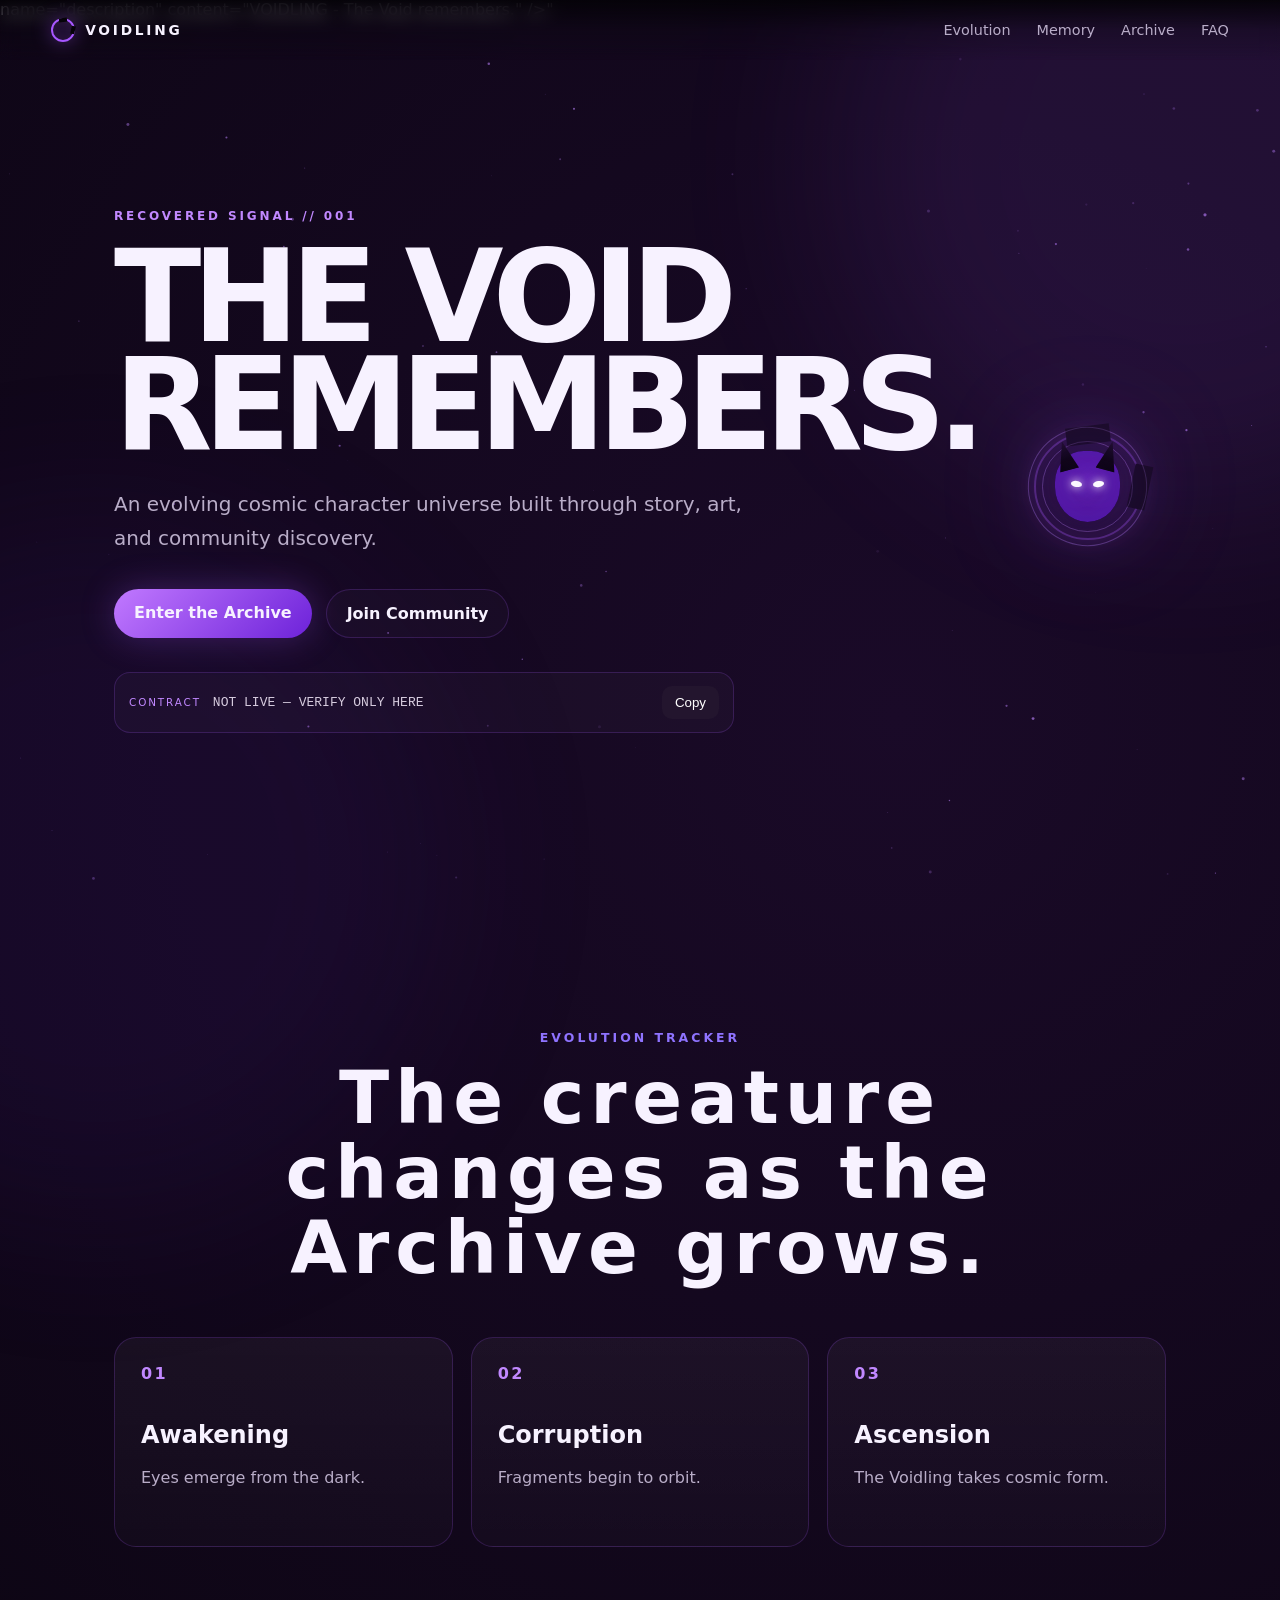
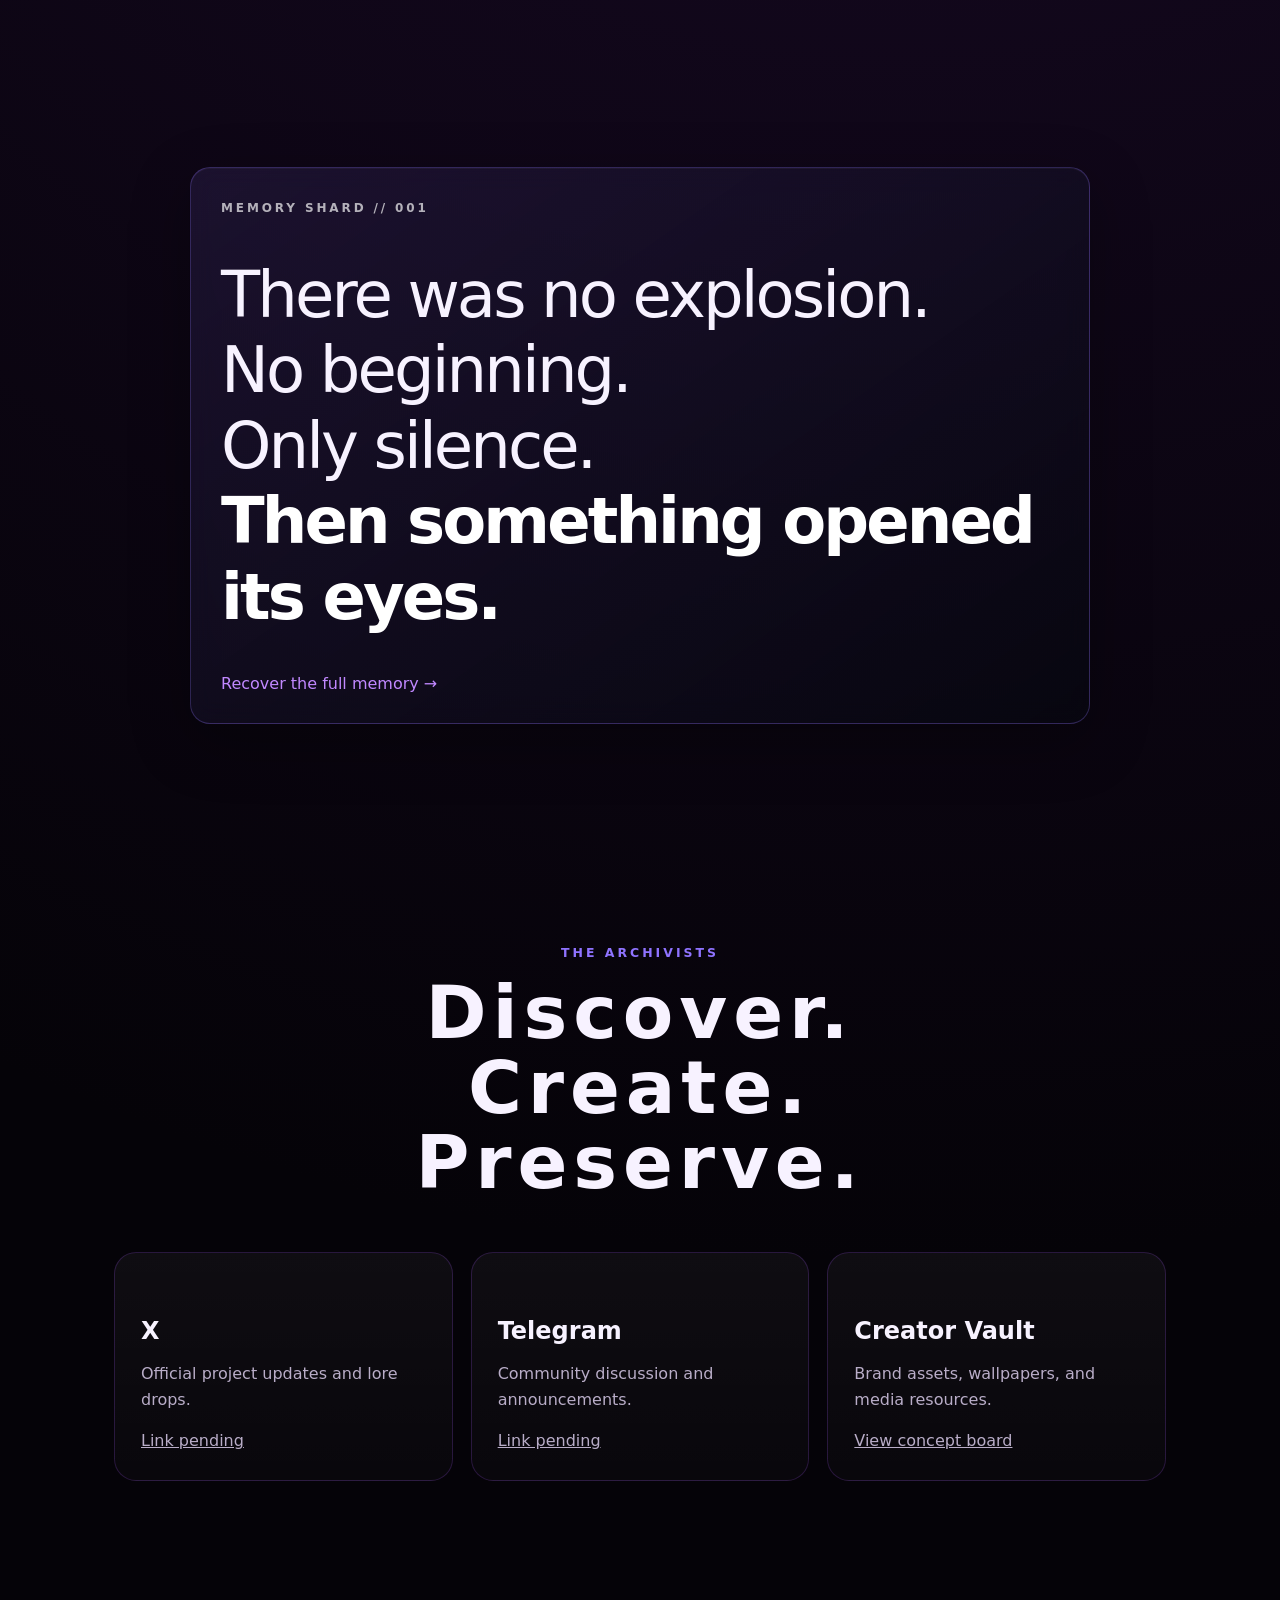
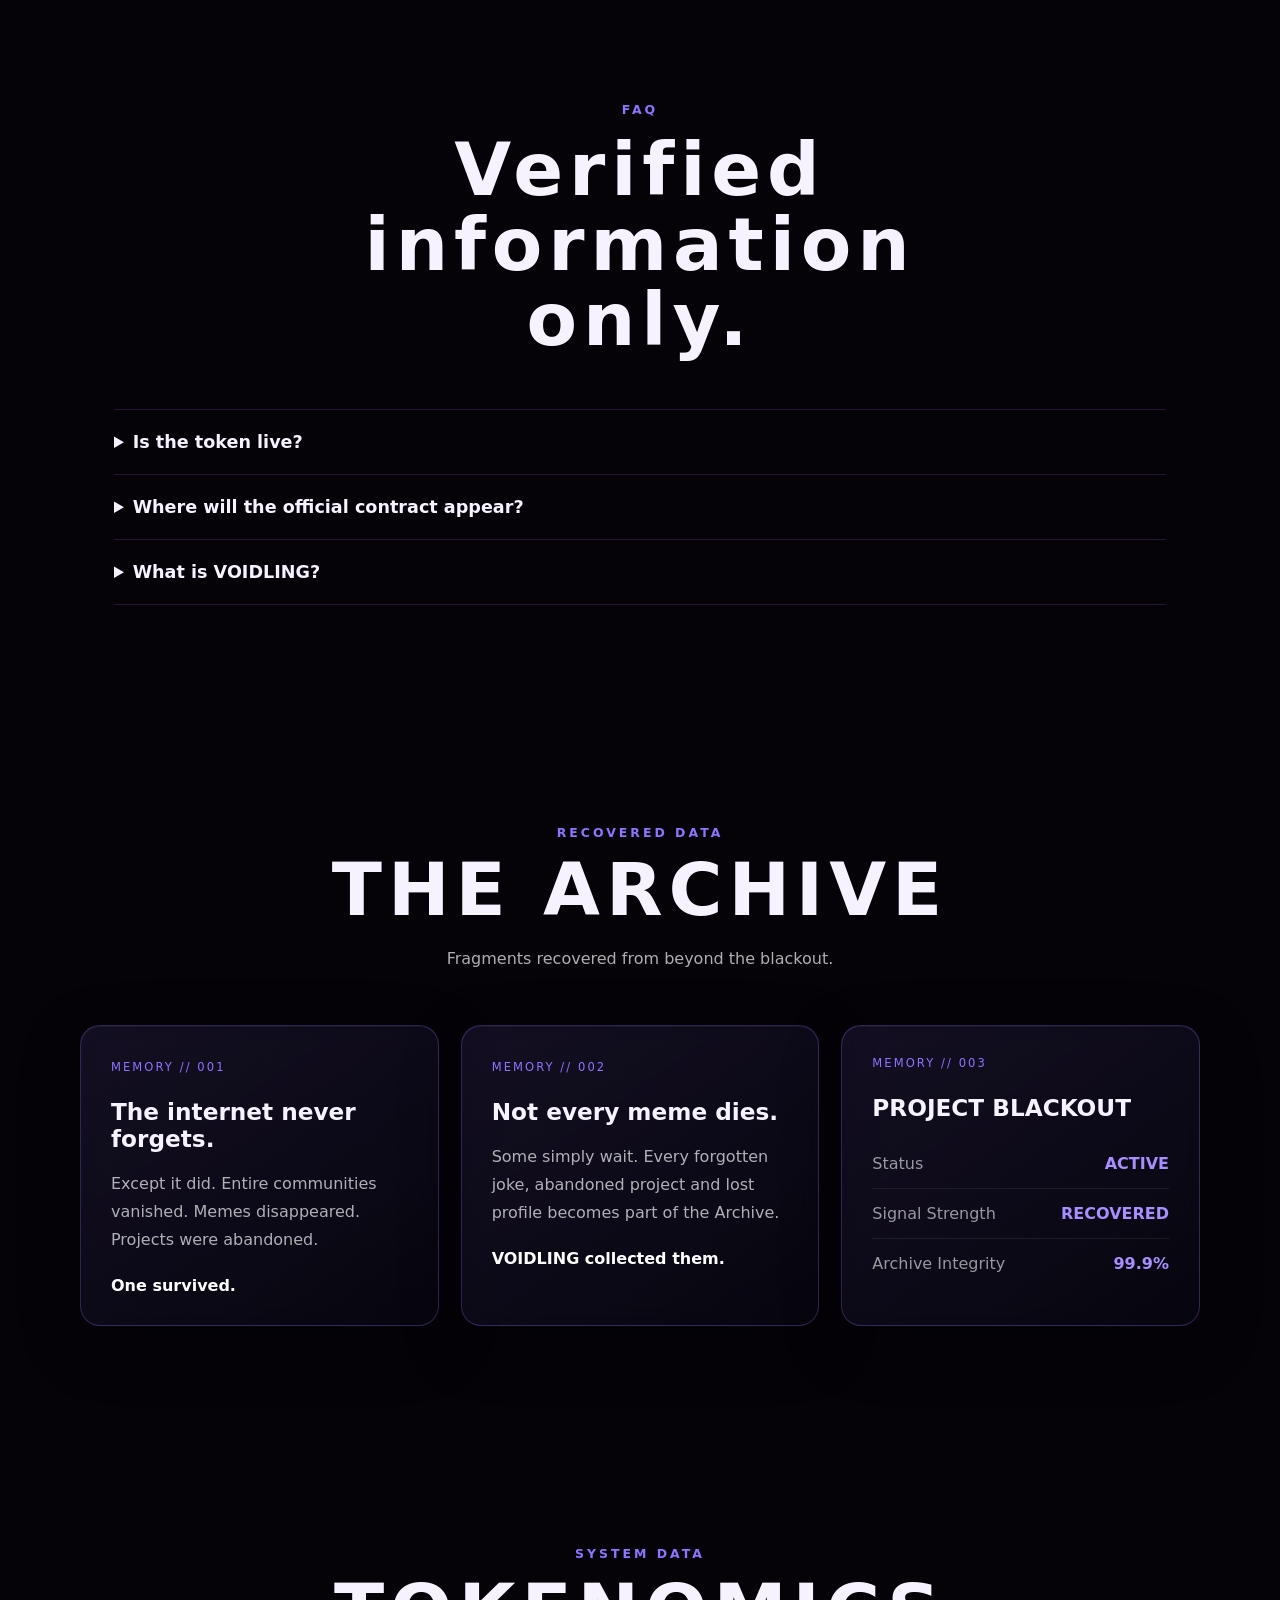
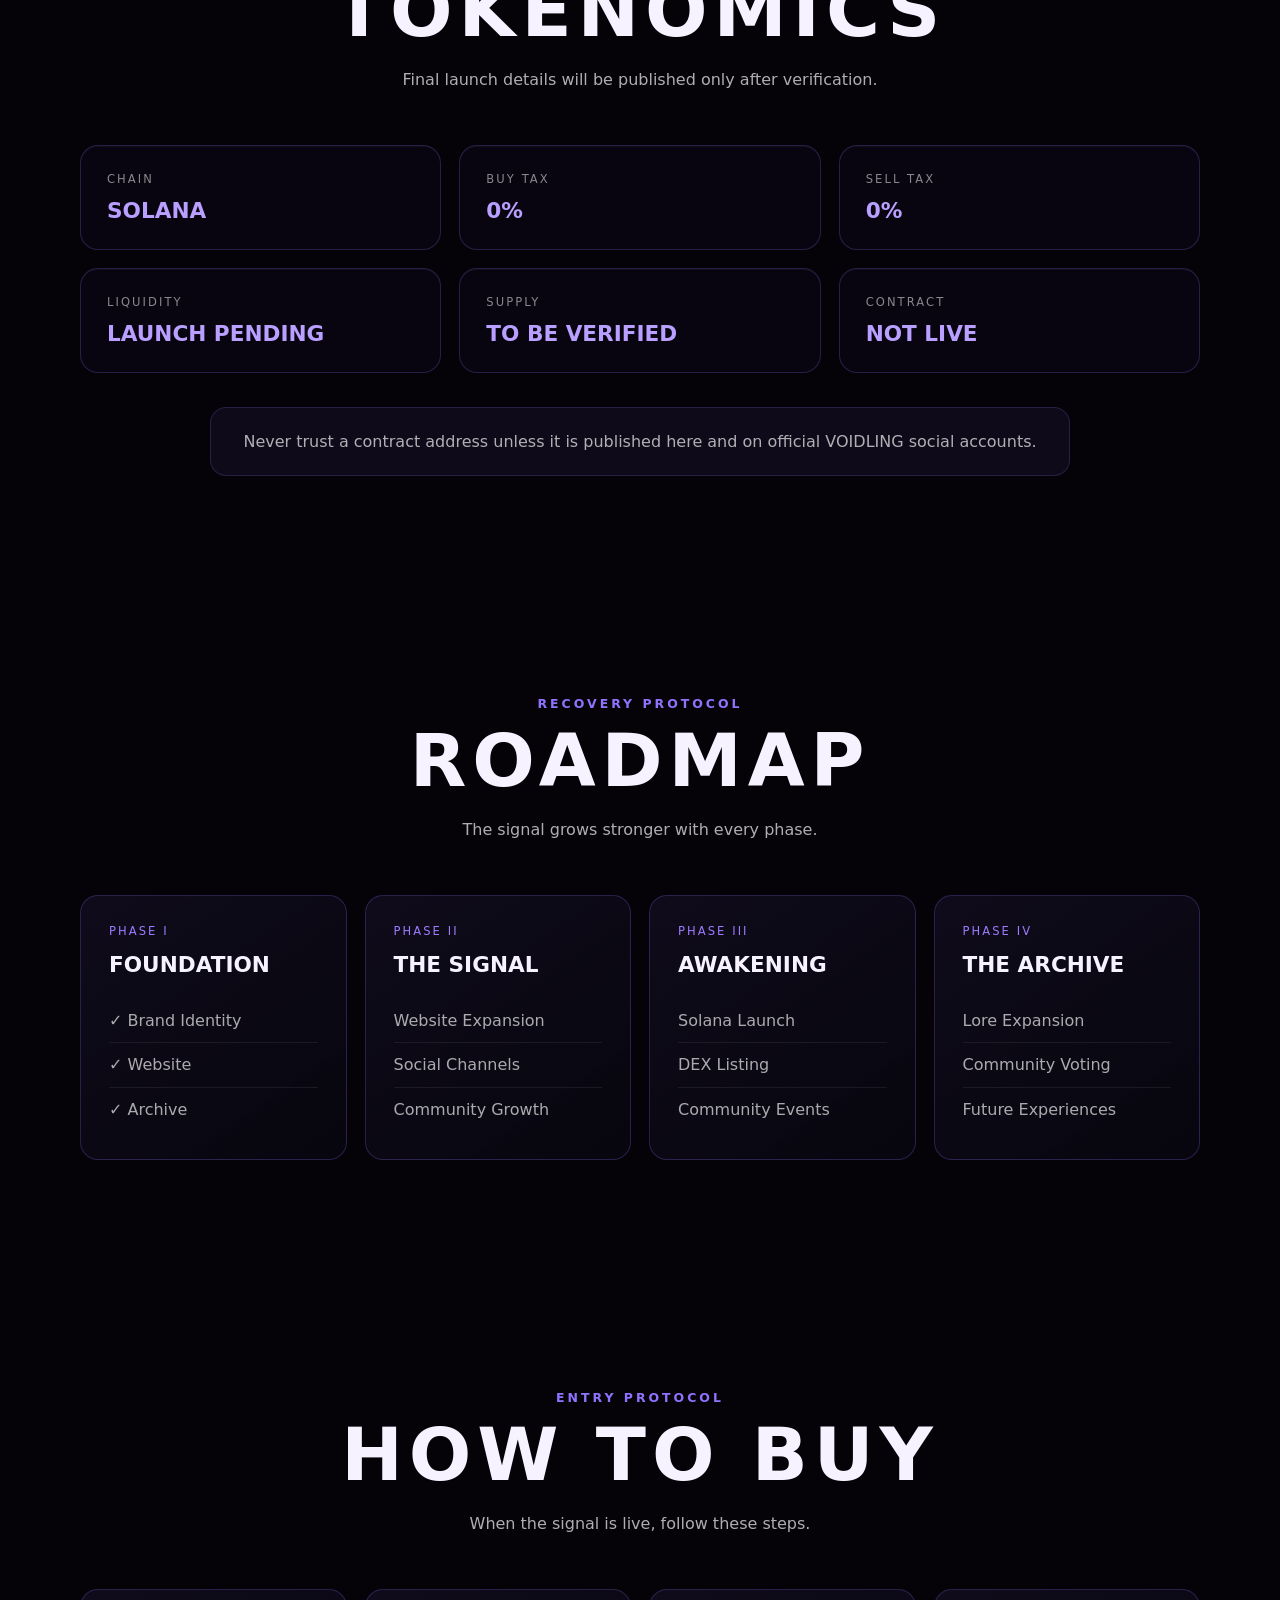
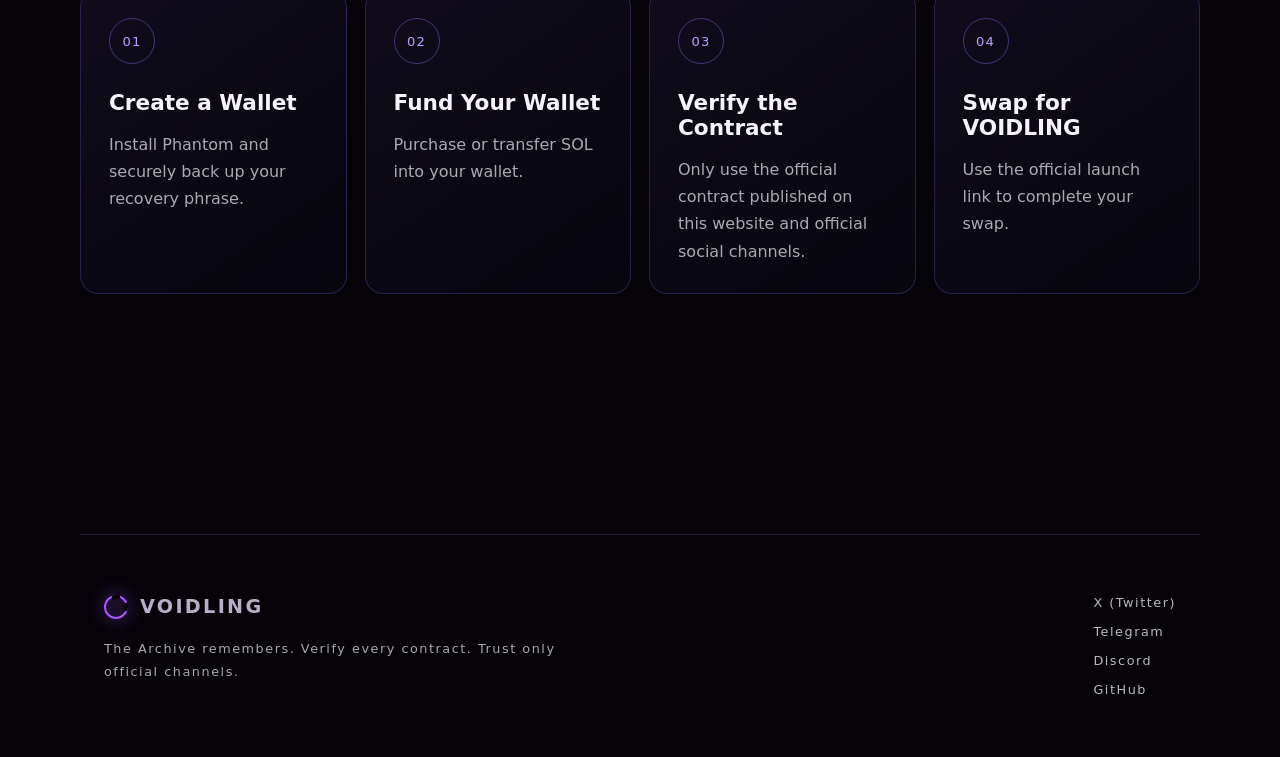
<file: index.html>
<!doctype html>
<html lang="en">
<head>
 <meta> name="description" content="VOIDLING - The Void remembers." />"
  <meta charset="utf-8" />
  <meta name="viewport" content="width=device-width,initial-scale=1" />
  <meta name="theme-color" content="#050308" />
  <meta name="description" content="VOIDLING — The Void remembers." />
  <title>VOIDLING — The Void Remembers</title>
  <link rel="stylesheet" href="style.css" />
</head>
<body>
  <canvas id="void-canvas" aria-hidden="true"></canvas>
  <div class="fog fog-a" aria-hidden="true"></div>
  <div class="fog fog-b" aria-hidden="true"></div>

  <header class="site-header">
    <a class="brand" href="#top" aria-label="VOIDLING home">
      <span class="sigil sigil-small" aria-hidden="true"></span>
      <span>VOIDLING</span>
    </a>
    <button class="menu-button" aria-expanded="false" aria-controls="site-nav">Menu</button>
    <nav id="site-nav" class="site-nav" aria-label="Primary navigation">
      <a href="#evolution">Evolution</a>
      <a href="#memory">Memory</a>
      <a href="archive.html">Archive</a>
      <a href="#faq">FAQ</a>
    </nav>
  </header>

  <main id="top">
    <section class="hero section">
      <div class="hero-copy reveal">
        <p class="eyebrow">RECOVERED SIGNAL // 001</p>
        <h1>THE VOID<br />REMEMBERS.</h1>
        <p class="lede">An evolving cosmic character universe built through story, art, and community discovery.</p>
        <div class="actions">
          <a class="button button-primary" href="archive.html">Enter the Archive</a>
          <a class="button button-ghost" href="#join">Join Community</a>
        </div>
        <div class="contract-card" aria-label="Contract address placeholder">
          <span class="contract-label">CONTRACT</span>
          <code id="contract">NOT LIVE — VERIFY ONLY HERE</code>
          <button id="copy-contract" type="button">Copy</button>
        </div>
        <p id="copy-status" class="copy-status" aria-live="polite"></p>
      </div>

      <div class="hero-art reveal" aria-label="Voidling sigil artwork">
        <div class="orbital orbital-one"></div>
        <div class="orbital orbital-two"></div>
        <div class="voidling-core">
          <span class="ear ear-left"></span>
          <span class="ear ear-right"></span>
          <span class="eye eye-left"></span>
          <span class="eye eye-right"></span>
          <span class="core-glow"></span>
        </div>
        <div class="hero-sigil sigil" aria-hidden="true"></div>
      </div>
    </section>

    <section id="evolution" class="section content-section">
      <div class="section-heading reveal">
        <p class="eyebrow">EVOLUTION TRACKER</p>
        <h2>The creature changes as the Archive grows.</h2>
      </div>
      <div class="milestone-grid">
        <article class="card reveal"><span>01</span><h3>Awakening</h3><p>Eyes emerge from the dark.</p></article>
        <article class="card reveal"><span>02</span><h3>Corruption</h3><p>Fragments begin to orbit.</p></article>
        <article class="card reveal"><span>03</span><h3>Ascension</h3><p>The Voidling takes cosmic form.</p></article>
      </div>
    </section>

    <section id="memory" class="section memory-section">
      <div class="memory-card reveal">
        <p class="eyebrow">MEMORY SHARD // 001</p>
        <blockquote>
          There was no explosion.<br />No beginning.<br />Only silence.<br /><strong>Then something opened its eyes.</strong>
        </blockquote>
        <a class="text-link" href="archive.html">Recover the full memory →</a>
      </div>
    </section>

    <section id="join" class="section content-section">
      <div class="section-heading reveal">
        <p class="eyebrow">THE ARCHIVISTS</p>
        <h2>Discover. Create. Preserve.</h2>
      </div>
      <div class="join-grid">
        <article class="card reveal"><h3>X</h3><p>Official project updates and lore drops.</p><a href="#" aria-label="X link placeholder">Link pending</a></article>
        <article class="card reveal"><h3>Telegram</h3><p>Community discussion and announcements.</p><a href="#" aria-label="Telegram link placeholder">Link pending</a></article>
        <article class="card reveal"><h3>Creator Vault</h3><p>Brand assets, wallpapers, and media resources.</p><a href="assets/brand-board.png">View concept board</a></article>
      </div>
    </section>

    <section id="faq" class="section content-section faq-section">
      <div class="section-heading reveal">
        <p class="eyebrow">FAQ</p>
        <h2>Verified information only.</h2>
      </div>
      <details class="reveal"><summary>Is the token live?</summary><p>No. The website deliberately shows a placeholder until an official contract is created and verified.</p></details>
      <details class="reveal"><summary>Where will the official contract appear?</summary><p>Only on this website and linked official accounts. Never trust a contract posted by an impersonator.</p></details>
      <details class="reveal"><summary>What is VOIDLING?</summary><p>An original mascot-led entertainment and community concept with an evolving Archive.</p></details>
    </section>
  <section class="archive-section" id="archive">
  <div class="section-heading">
    <span class="eyebrow">RECOVERED DATA</span>
    <h2>THE ARCHIVE</h2>
    <p>Fragments recovered from beyond the blackout.</p>
  </div>

  <div class="memory-grid">
    <article class="memory-card">
      <span class="memory-number">MEMORY // 001</span>
      <h3>The internet never forgets.</h3>
      <p>
        Except it did. Entire communities vanished. Memes disappeared.
        Projects were abandoned.
      </p>
      <strong>One survived.</strong>
    </article>

    <article class="memory-card">
      <span class="memory-number">MEMORY // 002</span>
      <h3>Not every meme dies.</h3>
      <p>
        Some simply wait. Every forgotten joke, abandoned project and lost
        profile becomes part of the Archive.
      </p>
      <strong>VOIDLING collected them.</strong>
    </article>

    <article class="memory-card status-card">
      <span class="memory-number">MEMORY // 003</span>
      <h3>PROJECT BLACKOUT</h3>

      <div class="status-row">
        <span>Status</span>
        <strong>ACTIVE</strong>
      </div>

      <div class="status-row">
        <span>Signal Strength</span>
        <strong>RECOVERED</strong>
      </div>

      <div class="status-row">
        <span>Archive Integrity</span>
        <strong>99.9%</strong>
      </div>
    </article>
  </div>
</section>
<section class="tokenomics-section" id="tokenomics">
  <div class="section-heading">
    <span class="eyebrow">SYSTEM DATA</span>
    <h2>TOKENOMICS</h2>
    <p>Final launch details will be published only after verification.</p>
  </div>

  <div class="tokenomics-grid">
    <div class="tokenomics-card">
      <span>CHAIN</span>
      <strong>SOLANA</strong>
    </div>

    <div class="tokenomics-card">
      <span>BUY TAX</span>
      <strong>0%</strong>
    </div>

    <div class="tokenomics-card">
      <span>SELL TAX</span>
      <strong>0%</strong>
    </div>

    <div class="tokenomics-card">
      <span>LIQUIDITY</span>
      <strong>LAUNCH PENDING</strong>
    </div>

    <div class="tokenomics-card">
      <span>SUPPLY</span>
      <strong>TO BE VERIFIED</strong>
    </div>

    <div class="tokenomics-card">
      <span>CONTRACT</span>
      <strong>NOT LIVE</strong>
    </div>
  </div>

  <p class="verification-note">
    Never trust a contract address unless it is published here and on official VOIDLING social accounts.
  </p>
</section>

<section class="roadmap-section" id="roadmap">
  <div class="section-heading">
    <span class="eyebrow">RECOVERY PROTOCOL</span>
    <h2>ROADMAP</h2>
    <p>The signal grows stronger with every phase.</p>
  </div>

  <div class="roadmap-grid">

    <div class="roadmap-card">
      <span>PHASE I</span>
      <h3>FOUNDATION</h3>
      <ul>
        <li>✓ Brand Identity</li>
        <li>✓ Website</li>
        <li>✓ Archive</li>
      </ul>
    </div>

    <div class="roadmap-card">
      <span>PHASE II</span>
      <h3>THE SIGNAL</h3>
      <ul>
        <li>Website Expansion</li>
        <li>Social Channels</li>
        <li>Community Growth</li>
      </ul>
    </div>

    <div class="roadmap-card">
      <span>PHASE III</span>
      <h3>AWAKENING</h3>
      <ul>
        <li>Solana Launch</li>
        <li>DEX Listing</li>
        <li>Community Events</li>
      </ul>
    </div>

    <div class="roadmap-card">
      <span>PHASE IV</span>
      <h3>THE ARCHIVE</h3>
      <ul>
        <li>Lore Expansion</li>
        <li>Community Voting</li>
        <li>Future Experiences</li>
      </ul>
    </div>

  </div>
</section>

<section class="buy-section" id="buy">
  <div class="section-heading">
    <span class="eyebrow">ENTRY PROTOCOL</span>
    <h2>HOW TO BUY</h2>
    <p>When the signal is live, follow these steps.</p>
  </div>

  <div class="buy-grid">

    <div class="buy-card">
      <span>01</span>
      <h3>Create a Wallet</h3>
      <p>Install Phantom and securely back up your recovery phrase.</p>
    </div>

    <div class="buy-card">
      <span>02</span>
      <h3>Fund Your Wallet</h3>
      <p>Purchase or transfer SOL into your wallet.</p>
    </div>

    <div class="buy-card">
      <span>03</span>
      <h3>Verify the Contract</h3>
      <p>Only use the official contract published on this website and official social channels.</p>
    </div>

    <div class="buy-card">
      <span>04</span>
      <h3>Swap for VOIDLING</h3>
      <p>Use the official launch link to complete your swap.</p>
    </div>

  </div>
</section>

  </main>

 <footer class="site-footer">

  <div class="footer-left">
    <div class="brand-footer">
      <span class="sigil sigil-small"></span>
      <strong>VOIDLING</strong>
    </div>

    <p>
      The Archive remembers.
      Verify every contract.
      Trust only official channels.
    </p>
  </div>

  <div class="footer-links">
    <a href="#" target="_blank">X (Twitter)</a>
    <a href="#" target="_blank">Telegram</a>
    <a href="#" target="_blank">Discord</a>
    <a href="https://github.com/voidling-vdlg/Voidling" target="_blank">GitHub</a>
  </div>

</footer>

  <script src="script.js"></script>
</body>
</html>
</file>
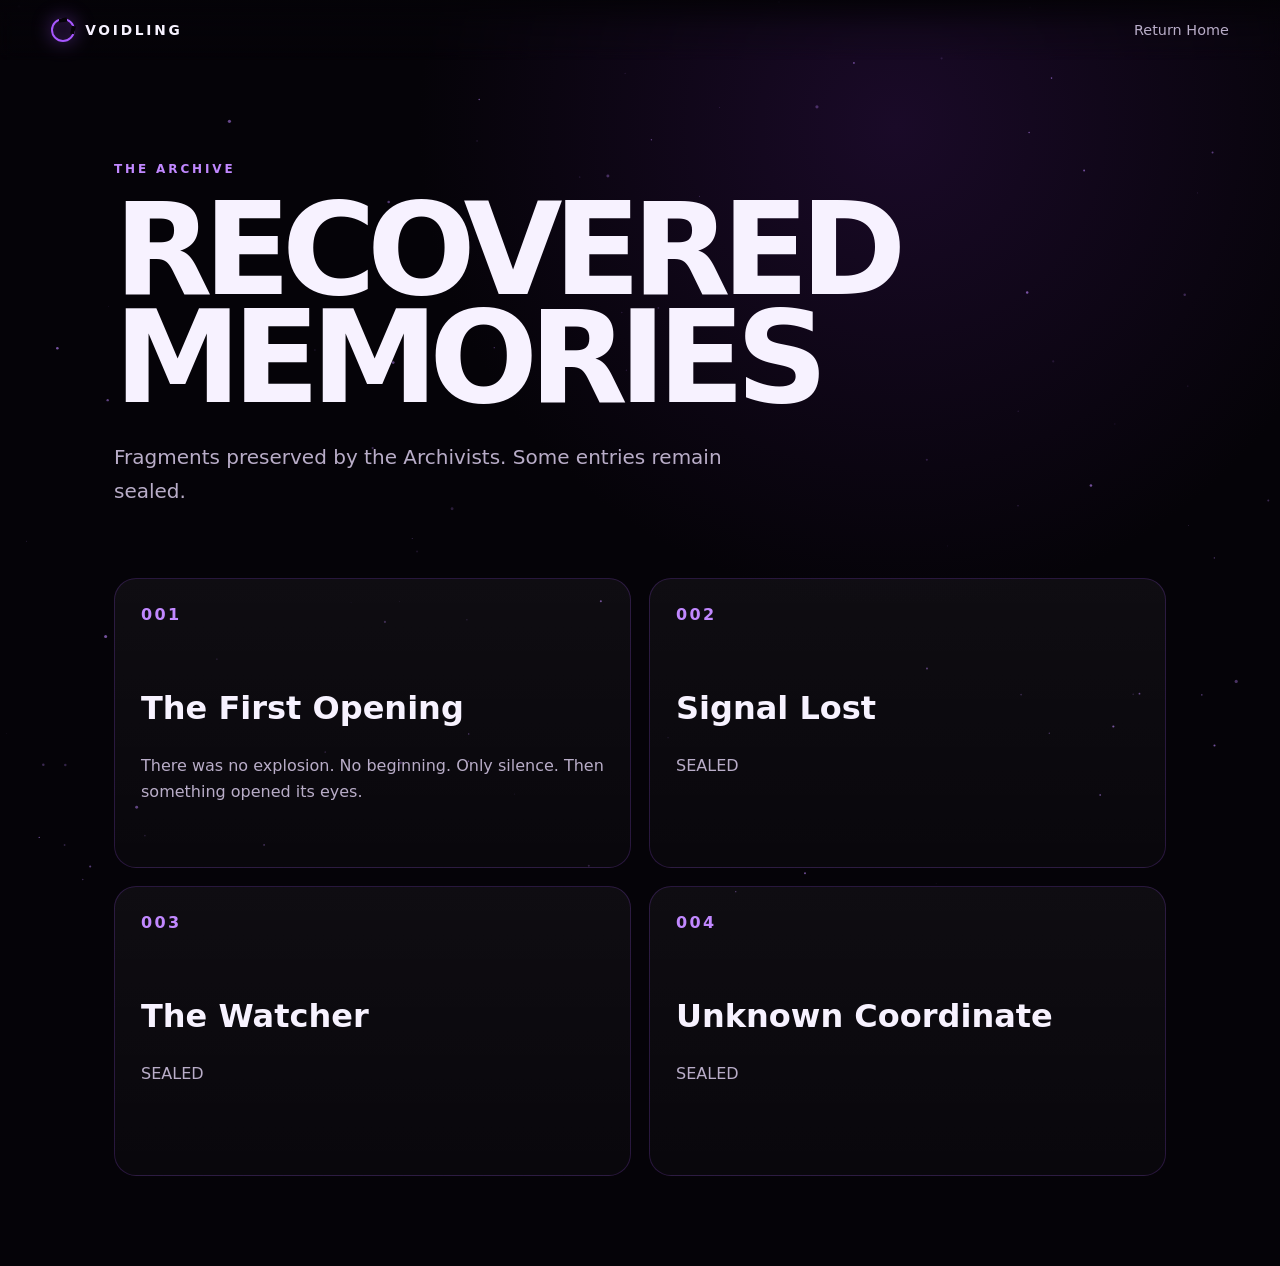
<file: archive.html>
<!doctype html>
<html lang="en">
<head>
  <meta charset="utf-8" />
  <meta name="viewport" content="width=device-width,initial-scale=1" />
  <meta name="theme-color" content="#050308" />
  <title>The Archive — VOIDLING</title>
  <link rel="stylesheet" href="style.css" />
</head>
<body class="archive-body">
  <canvas id="void-canvas" aria-hidden="true"></canvas>
  <header class="site-header">
    <a class="brand" href="index.html"><span class="sigil sigil-small"></span><span>VOIDLING</span></a>
    <nav class="site-nav open"><a href="index.html">Return Home</a></nav>
  </header>
  <main class="archive-main">
    <section class="archive-hero reveal">
      <p class="eyebrow">THE ARCHIVE</p>
      <h1>RECOVERED<br />MEMORIES</h1>
      <p class="lede">Fragments preserved by the Archivists. Some entries remain sealed.</p>
    </section>
    <section class="archive-grid">
      <article class="archive-entry reveal active"><span>001</span><h2>The First Opening</h2><p>There was no explosion. No beginning. Only silence. Then something opened its eyes.</p></article>
      <article class="archive-entry reveal sealed"><span>002</span><h2>Signal Lost</h2><p>SEALED</p></article>
      <article class="archive-entry reveal sealed"><span>003</span><h2>The Watcher</h2><p>SEALED</p></article>
      <article class="archive-entry reveal sealed"><span>004</span><h2>Unknown Coordinate</h2><p>SEALED</p></article>
    </section>
  </main>
  <script src="script.js"></script>
</body>
</html>
</file>
<file: style.css>
:root{--bg:#050308;--panel:rgba(16,10,24,.72);--line:rgba(167,87,255,.2);--violet:#a757ff;--violet2:#6d22d9;--text:#f7f2ff;--muted:#b9adc8;--max:1180px}
*{box-sizing:border-box}html{scroll-behavior:smooth}body{margin:0;background:radial-gradient(circle at 70% 10%,#1a0a28 0,transparent 33%),var(--bg);color:var(--text);font-family:Inter,ui-sans-serif,system-ui,-apple-system,BlinkMacSystemFont,"Segoe UI",sans-serif;overflow-x:hidden}a{color:inherit}#void-canvas{position:fixed;inset:0;width:100%;height:100%;z-index:-3}.fog{position:fixed;width:55vw;height:55vw;border-radius:50%;filter:blur(90px);opacity:.1;z-index:-2;animation:drift 18s ease-in-out infinite alternate}.fog-a{background:var(--violet);top:-15vw;right:-20vw}.fog-b{background:#5322aa;bottom:-25vw;left:-20vw;animation-delay:-8s}.site-header{position:fixed;z-index:30;top:0;left:0;right:0;display:flex;align-items:center;justify-content:space-between;padding:18px clamp(18px,4vw,52px);background:linear-gradient(to bottom,rgba(5,3,8,.94),rgba(5,3,8,.25),transparent);backdrop-filter:blur(8px)}.brand{display:flex;align-items:center;gap:10px;text-decoration:none;letter-spacing:.2em;font-weight:800;font-size:.86rem}.site-nav{display:flex;gap:26px}.site-nav a{text-decoration:none;color:var(--muted);font-size:.9rem}.site-nav a:hover{color:#fff}.menu-button{display:none;background:transparent;border:1px solid var(--line);color:#fff;padding:10px 14px;border-radius:999px}.section{max-width:var(--max);margin:0 auto;padding:110px clamp(20px,5vw,64px)}.hero{min-height:100vh;display:grid;grid-template-columns:1.05fr .95fr;align-items:center;gap:40px;padding-top:145px}.eyebrow{letter-spacing:.24em;color:#c188ff;font-size:.75rem;font-weight:800}.hero h1,.archive-hero h1{font-size:clamp(4rem,10vw,8.5rem);line-height:.84;margin:.16em 0 .22em;letter-spacing:-.07em}.lede{max-width:640px;color:var(--muted);font-size:clamp(1rem,2vw,1.25rem);line-height:1.7}.actions{display:flex;gap:14px;flex-wrap:wrap;margin:34px 0}.button{padding:14px 20px;border-radius:999px;text-decoration:none;font-weight:800}.button-primary{background:linear-gradient(135deg,#c179ff,#6d22d9);box-shadow:0 0 35px rgba(167,87,255,.28)}.button-ghost{border:1px solid var(--line);background:rgba(255,255,255,.02)}.contract-card{display:grid;grid-template-columns:auto 1fr auto;gap:12px;align-items:center;max-width:620px;padding:13px 14px;border:1px solid var(--line);background:rgba(255,255,255,.025);border-radius:16px}.contract-label{font-size:.65rem;color:#c188ff;letter-spacing:.18em}.contract-card code{overflow:hidden;text-overflow:ellipsis;color:#d7ccdf}.contract-card button{border:0;border-radius:10px;padding:9px 13px;background:#23152e;color:#fff}.copy-status{height:1.2em;color:#c188ff;font-size:.85rem}.hero-art{position:relative;aspect-ratio:1/1;display:grid;place-items:center;filter:drop-shadow(0 0 55px rgba(167,87,255,.2))}.voidling-core{position:relative;width:46%;aspect-ratio:1/1.08;border-radius:48% 48% 54% 54%;background:radial-gradient(circle at 50% 36%,#36124f 0,#14091e 38%,#050308 76%);box-shadow:inset 0 0 80px #6d22d9,0 0 80px rgba(167,87,255,.28);animation:breathe 4.8s ease-in-out infinite}.ear{position:absolute;top:-15%;width:30%;height:42%;background:linear-gradient(#1e0d2c,#07040a);clip-path:polygon(50% 0,100% 100%,0 100%)}.ear-left{left:2%;transform:rotate(-15deg)}.ear-right{right:2%;transform:rotate(15deg)}.eye{position:absolute;top:42%;width:17%;height:8%;border-radius:50%;background:#fff;box-shadow:0 0 8px #fff,0 0 22px #c179ff,0 0 45px #7e28e8;animation:blink 5.5s infinite}.eye-left{left:25%;transform:rotate(10deg)}.eye-right{right:25%;transform:rotate(-10deg)}.core-glow{position:absolute;inset:22%;border-radius:50%;background:#8b35ff;filter:blur(42px);opacity:.22}.orbital{position:absolute;border:1px solid rgba(190,130,255,.32);border-radius:50%;animation:spin 18s linear infinite}.orbital-one{inset:8%;transform:rotate(20deg)}.orbital-two{inset:18%;animation-duration:11s;animation-direction:reverse}.sigil{width:180px;height:180px;border:2px solid var(--violet);border-radius:50%;position:relative;box-shadow:0 0 20px rgba(167,87,255,.4),inset 0 0 20px rgba(167,87,255,.22)}.sigil:before,.sigil:after{content:"";position:absolute;background:var(--bg)}.sigil:before{width:42%;height:18px;top:-9px;left:29%;transform:rotate(-7deg)}.sigil:after{width:18px;height:42%;right:-9px;top:29%;transform:rotate(12deg)}.hero-sigil{position:absolute;width:76%;height:76%;opacity:.34;animation:spin 32s linear infinite}.sigil-small{width:24px;height:24px}.sigil-small:before{height:4px;top:-2px}.sigil-small:after{width:4px;right:-2px}.content-section{padding-top:90px}.section-heading{max-width:760px}.section-heading h2{font-size:clamp(2.3rem,5vw,4.8rem);line-height:1.02;margin:.25em 0 .8em;letter-spacing:-.05em}.milestone-grid,.join-grid{display:grid;grid-template-columns:repeat(3,1fr);gap:18px}.card,.archive-entry{background:linear-gradient(180deg,rgba(255,255,255,.045),rgba(255,255,255,.018));border:1px solid var(--line);border-radius:22px;padding:26px;min-height:210px}.card span,.archive-entry span{color:#c188ff;font-weight:900;letter-spacing:.15em}.card h3{font-size:1.5rem;margin:38px 0 10px}.card p,.card a,.archive-entry p{color:var(--muted);line-height:1.6}.memory-section{min-height:72vh;display:grid;place-items:center}.memory-card{width:min(900px,100%);padding:clamp(28px,7vw,80px);border:1px solid var(--line);border-radius:28px;background:radial-gradient(circle at 80% 20%,rgba(167,87,255,.12),transparent 40%),rgba(255,255,255,.02)}blockquote{font-size:clamp(2rem,5vw,4.8rem);line-height:1.18;margin:.6em 0;letter-spacing:-.045em}.text-link{color:#c188ff;text-decoration:none}.faq-section details{border-top:1px solid var(--line);padding:22px 0}.faq-section details:last-child{border-bottom:1px solid var(--line)}summary{font-size:1.1rem;font-weight:800;cursor:pointer}.faq-section p{color:var(--muted);max-width:760px;line-height:1.65}.site-footer{display:flex;justify-content:space-between;gap:20px;padding:32px clamp(20px,5vw,64px);border-top:1px solid var(--line);color:var(--muted);font-size:.8rem;letter-spacing:.12em}.archive-main{max-width:var(--max);margin:auto;padding:150px clamp(20px,5vw,64px) 90px}.archive-hero{max-width:900px}.archive-grid{display:grid;grid-template-columns:repeat(2,1fr);gap:18px;margin-top:70px}.archive-entry{min-height:290px}.archive-entry h2{font-size:2rem;margin-top:65px}.sealed{opacity:.42}.reveal{opacity:0;transform:translateY(24px);transition:opacity .8s ease,transform .8s ease}.reveal.visible{opacity:1;transform:none}@keyframes spin{to{transform:rotate(360deg)}}@keyframes breathe{50%{transform:scale(1.025)}}@keyframes blink{0%,45%,49%,100%{height:8%}47%{height:1%}}@keyframes drift{to{transform:translate(10vw,8vw) scale(1.1)}}
@media (max-width:800px){.site-header{padding:15px 18px}.menu-button{display:block}.site-nav{display:none;position:absolute;top:66px;left:16px;right:16px;flex-direction:column;padding:18px;border:1px solid var(--line);background:rgba(8,5,12,.97);border-radius:16px}.site-nav.open{display:flex}.hero{grid-template-columns:1fr;padding-top:120px;min-height:auto}.hero-art{order:-1;max-width:430px;width:100%;margin:0 auto}.hero h1,.archive-hero h1{font-size:clamp(3.7rem,18vw,6rem)}.milestone-grid,.join-grid,.archive-grid{grid-template-columns:1fr}.contract-card{grid-template-columns:1fr auto}.contract-label{grid-column:1/-1}.site-footer{flex-direction:column}.section{padding-left:20px;padding-right:20px}}
@media (prefers-reduced-motion:reduce){*{scroll-behavior:auto!important;animation:none!important;transition:none!important}.reveal{opacity:1;transform:none}}

.archive-section {
  padding: 110px 24px;
  position: relative;
}

.section-heading {
  max-width: 760px;
  margin: 0 auto 52px;
  text-align: center;
}

.section-heading .eyebrow {
  display: block;
  margin-bottom: 12px;
  font-size: 0.78rem;
  letter-spacing: 0.24em;
  color: #8f73ff;
}

.section-heading h2 {
  margin: 0;
  font-size: clamp(2.2rem, 6vw, 4.6rem);
  letter-spacing: 0.08em;
}

.section-heading p {
  margin: 18px auto 0;
  max-width: 560px;
  color: rgba(255, 255, 255, 0.68);
  line-height: 1.7;
}

.memory-grid {
  width: min(1120px, 100%);
  margin: 0 auto;
  display: grid;
  grid-template-columns: repeat(3, 1fr);
  gap: 22px;
}

.memory-card {
  min-height: 290px;
  padding: 30px;
  border: 1px solid rgba(143, 115, 255, 0.28);
  border-radius: 20px;
  background:
    linear-gradient(
      145deg,
      rgba(143, 115, 255, 0.11),
      rgba(7, 7, 16, 0.78)
    );
  box-shadow:
    0 18px 60px rgba(0, 0, 0, 0.3),
    inset 0 1px 0 rgba(255, 255, 255, 0.04);
  backdrop-filter: blur(12px);
  transition:
    transform 0.25s ease,
    border-color 0.25s ease,
    box-shadow 0.25s ease;
}

.memory-card:hover {
  transform: translateY(-8px);
  border-color: rgba(143, 115, 255, 0.72);
  box-shadow:
    0 24px 80px rgba(0, 0, 0, 0.42),
    0 0 36px rgba(117, 75, 255, 0.16);
}

.memory-number {
  display: inline-block;
  margin-bottom: 24px;
  font-size: 0.72rem;
  letter-spacing: 0.18em;
  color: #8f73ff;
}

.memory-card h3 {
  margin: 0 0 18px;
  font-size: 1.45rem;
}

.memory-card p {
  margin: 0 0 22px;
  color: rgba(255, 255, 255, 0.68);
  line-height: 1.75;
}

.memory-card strong {
  color: #ffffff;
}

.status-card {
  display: flex;
  flex-direction: column;
}

.status-row {
  display: flex;
  justify-content: space-between;
  gap: 20px;
  padding: 15px 0;
  border-bottom: 1px solid rgba(255, 255, 255, 0.08);
}

.status-row:last-child {
  border-bottom: 0;
}

.status-row span {
  color: rgba(255, 255, 255, 0.58);
}

.status-row strong {
  color: #a88fff;
  text-align: right;
}

@media (max-width: 900px) {
  .memory-grid {
    grid-template-columns: 1fr;
  }

  .memory-card {
    min-height: auto;
  }
}

.tokenomics-section {
  padding: 110px 24px;
  position: relative;
}

.tokenomics-grid {
  width: min(1120px, 100%);
  margin: 0 auto;
  display: grid;
  grid-template-columns: repeat(3, 1fr);
  gap: 18px;
}

.tokenomics-card {
  padding: 26px;
  border: 1px solid rgba(143, 115, 255, 0.24);
  border-radius: 18px;
  background: rgba(10, 8, 20, 0.72);
  box-shadow: inset 0 1px 0 rgba(255, 255, 255, 0.035);
  transition:
    transform 0.25s ease,
    border-color 0.25s ease;
}

.tokenomics-card:hover {
  transform: translateY(-6px);
  border-color: rgba(143, 115, 255, 0.7);
}

.tokenomics-card span {
  display: block;
  margin-bottom: 12px;
  font-size: 0.72rem;
  letter-spacing: 0.18em;
  color: rgba(255, 255, 255, 0.52);
}

.tokenomics-card strong {
  display: block;
  font-size: 1.35rem;
  color: #b99fff;
}

.verification-note {
  width: min(860px, 100%);
  margin: 34px auto 0;
  padding: 20px 24px;
  border: 1px solid rgba(143, 115, 255, 0.2);
  border-radius: 16px;
  background: rgba(143, 115, 255, 0.07);
  color: rgba(255, 255, 255, 0.68);
  line-height: 1.7;
  text-align: center;
}

@media (max-width: 900px) {
  .tokenomics-grid {
    grid-template-columns: 1fr;
  }
}

.roadmap-section {
  padding: 110px 24px;
  position: relative;
}

.roadmap-grid {
  width: min(1120px, 100%);
  margin: 0 auto;
  display: grid;
  grid-template-columns: repeat(4, 1fr);
  gap: 18px;
}

.roadmap-card {
  padding: 28px;
  border: 1px solid rgba(143, 115, 255, 0.24);
  border-radius: 18px;
  background:
    linear-gradient(
      145deg,
      rgba(143, 115, 255, 0.08),
      rgba(8, 7, 16, 0.78)
    );
  transition:
    transform 0.25s ease,
    border-color 0.25s ease;
}

.roadmap-card:hover {
  transform: translateY(-7px);
  border-color: rgba(143, 115, 255, 0.68);
}

.roadmap-card > span {
  display: block;
  margin-bottom: 14px;
  font-size: 0.72rem;
  letter-spacing: 0.18em;
  color: #9d7cff;
}

.roadmap-card h3 {
  margin: 0 0 22px;
  font-size: 1.35rem;
}

.roadmap-card ul {
  margin: 0;
  padding: 0;
  list-style: none;
}

.roadmap-card li {
  padding: 10px 0;
  border-bottom: 1px solid rgba(255, 255, 255, 0.07);
  color: rgba(255, 255, 255, 0.66);
  line-height: 1.45;
}

.roadmap-card li:last-child {
  border-bottom: 0;
}

@media (max-width: 1000px) {
  .roadmap-grid {
    grid-template-columns: repeat(2, 1fr);
  }
}

@media (max-width: 650px) {
  .roadmap-grid {
    grid-template-columns: 1fr;
  }
}

.buy-section {
  padding: 120px 24px;
  position: relative;
}

.buy-grid {
  width: min(1120px, 100%);
  margin: 0 auto;
  display: grid;
  grid-template-columns: repeat(4, 1fr);
  gap: 18px;
}

.buy-card {
  min-height: 250px;
  padding: 28px;
  border: 1px solid rgba(143, 115, 255, 0.24);
  border-radius: 18px;
  background:
    linear-gradient(
      145deg,
      rgba(143, 115, 255, 0.08),
      rgba(8, 7, 16, 0.8)
    );
  transition:
    transform 0.25s ease,
    border-color 0.25s ease,
    box-shadow 0.25s ease;
}

.buy-card:hover {
  transform: translateY(-7px);
  border-color: rgba(143, 115, 255, 0.68);
  box-shadow: 0 20px 55px rgba(0, 0, 0, 0.35);
}

.buy-card > span {
  display: inline-flex;
  align-items: center;
  justify-content: center;
  width: 46px;
  height: 46px;
  margin-bottom: 26px;
  border: 1px solid rgba(143, 115, 255, 0.42);
  border-radius: 50%;
  color: #b99fff;
  font-size: 0.82rem;
  letter-spacing: 0.08em;
}

.buy-card h3 {
  margin: 0 0 16px;
  font-size: 1.35rem;
}

.buy-card p {
  margin: 0;
  color: rgba(255, 255, 255, 0.66);
  line-height: 1.7;
}

@media (max-width: 1000px) {
  .buy-grid {
    grid-template-columns: repeat(2, 1fr);
  }
}

@media (max-width: 650px) {
  .buy-grid {
    grid-template-columns: 1fr;
  }
}

.site-footer {
  margin-top: 120px;
  padding: 60px 24px;
  border-top: 1px solid rgba(143,115,255,.18);

  display: flex;
  justify-content: space-between;
  align-items: flex-start;
  gap: 48px;

  width: min(1120px,100%);
  margin-inline: auto;
}

.footer-left {
  max-width: 460px;
}

.brand-footer {
  display: flex;
  align-items: center;
  gap: 12px;
  margin-bottom: 18px;
}

.brand-footer strong {
  font-size: 1.2rem;
  letter-spacing: .12em;
}

.footer-left p {
  color: rgba(255,255,255,.66);
  line-height: 1.8;
}

.footer-links {
  display: flex;
  flex-direction: column;
  gap: 14px;
}

.footer-links a {
  color: rgba(255,255,255,.72);
  text-decoration: none;
  transition: .25s;
}

.footer-links a:hover {
  color: #b58cff;
  transform: translateX(6px);
}

@media (max-width:900px){

.site-footer{
    flex-direction:column;
}

.footer-links{
    width:100%;
}

}
</file>
